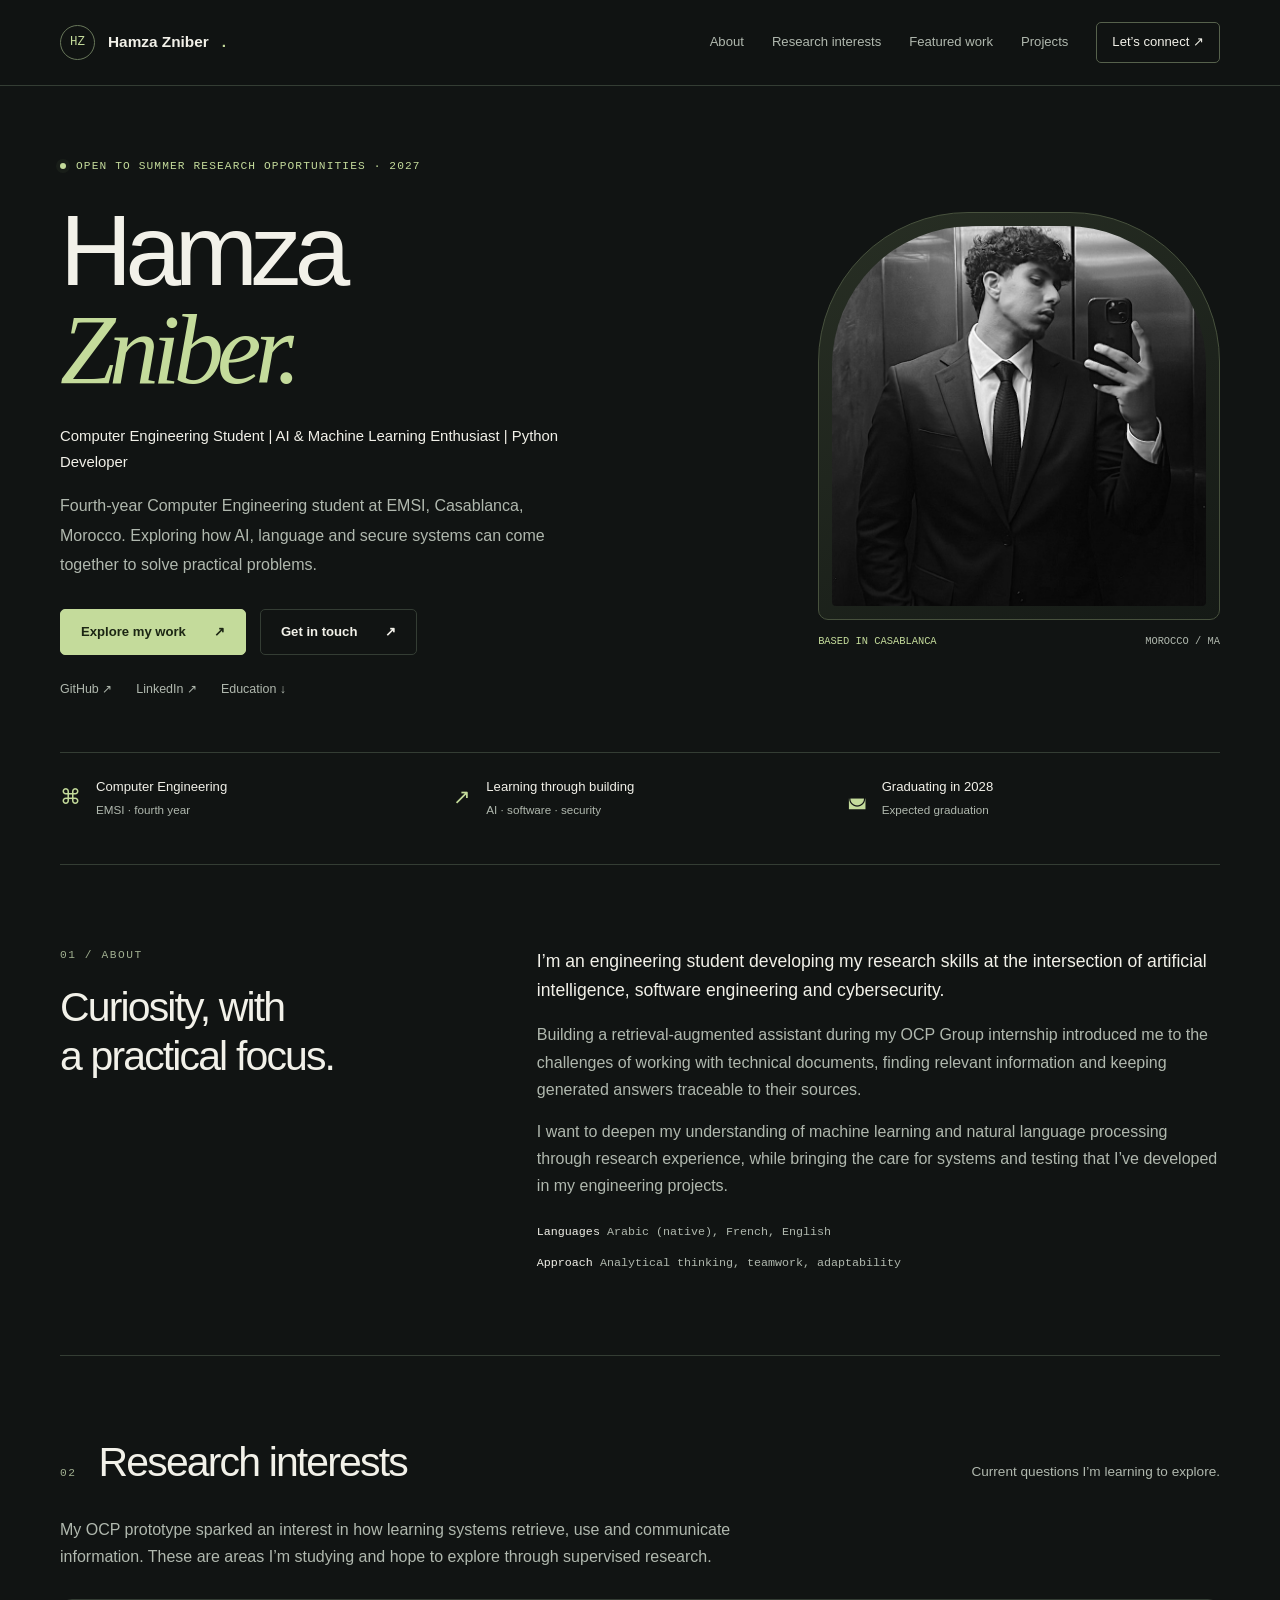
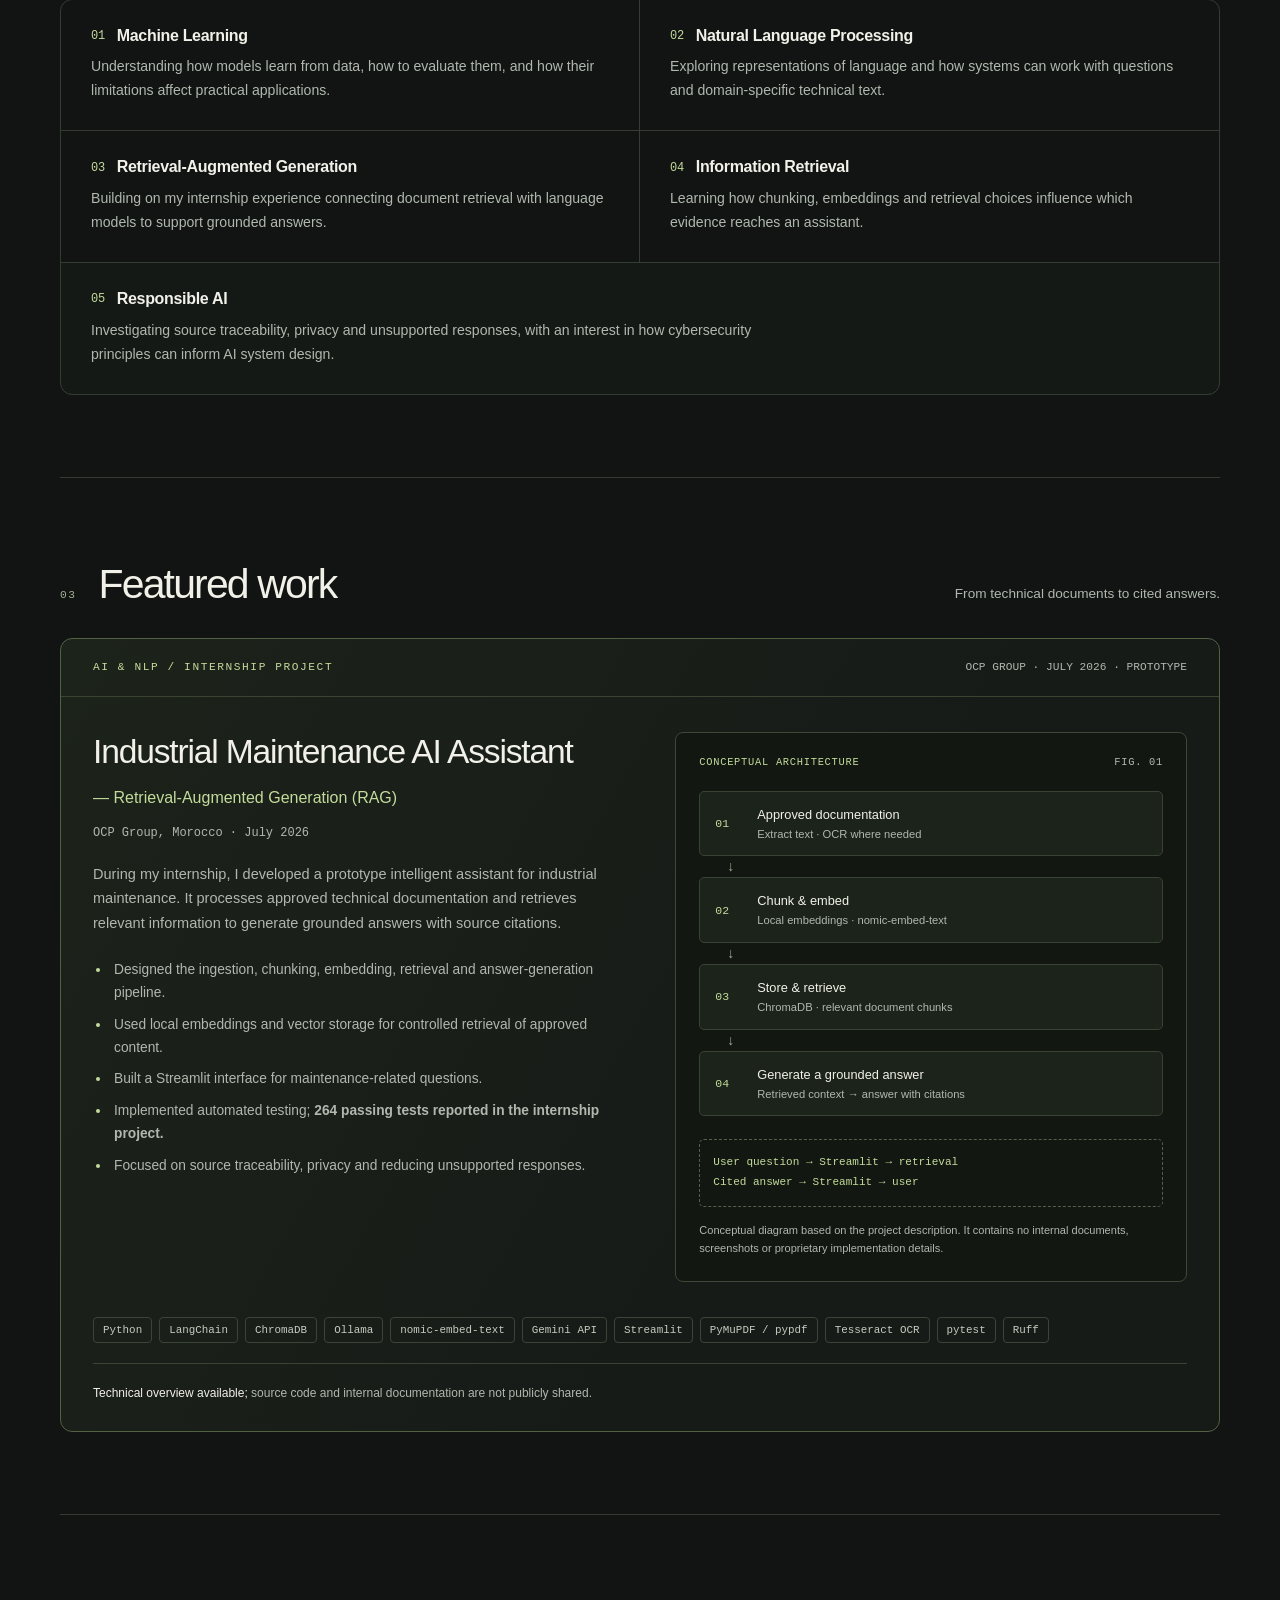
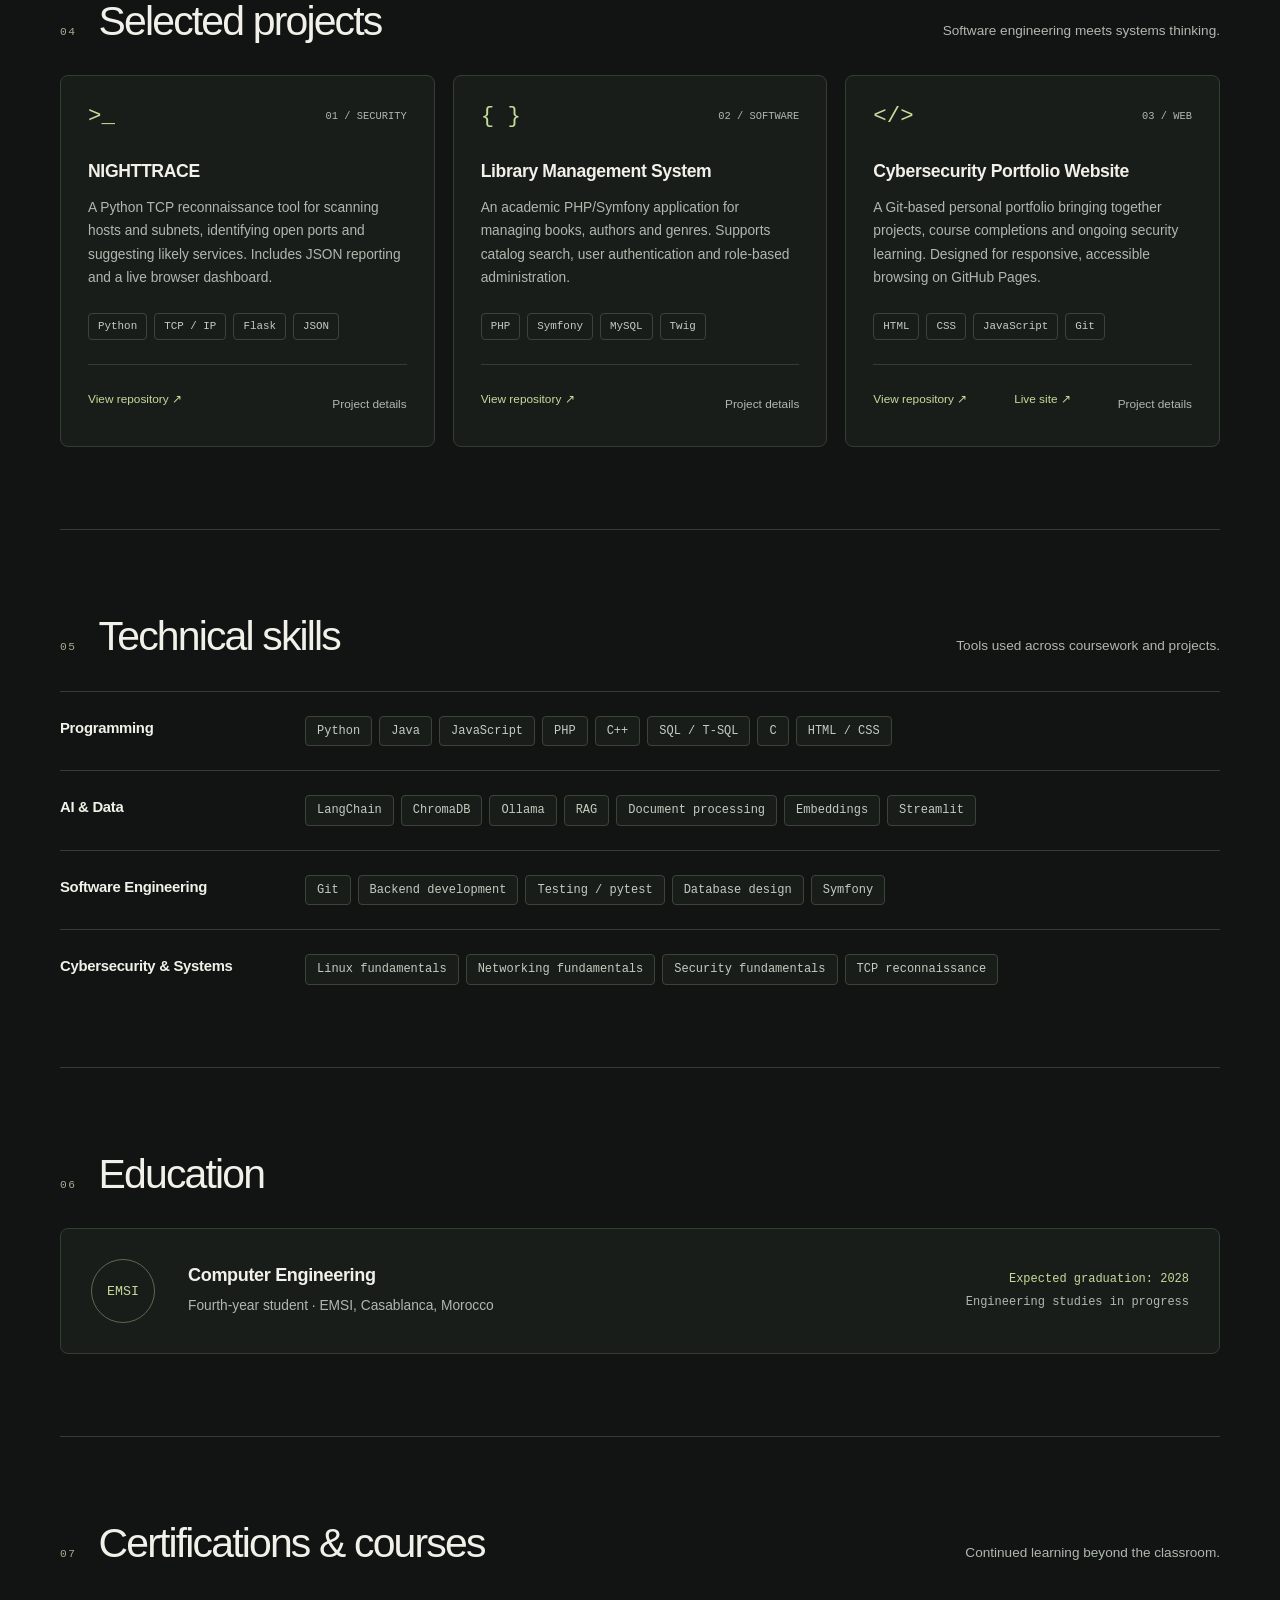
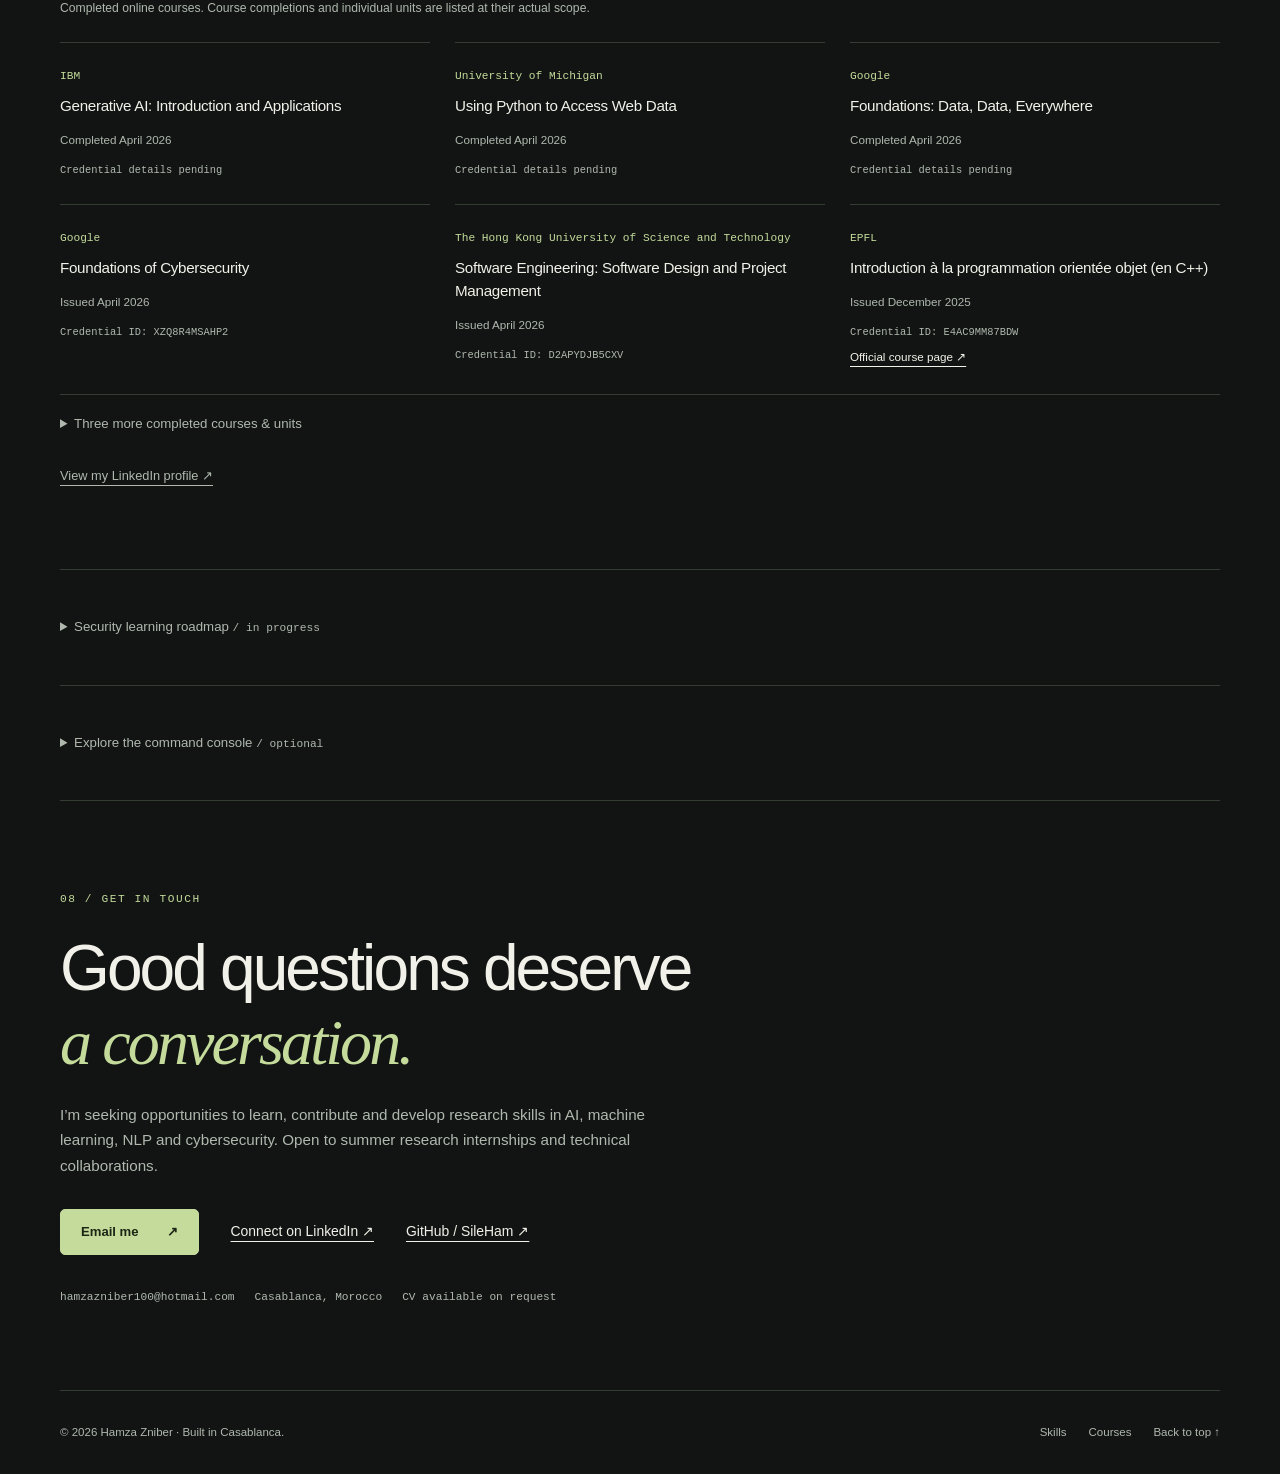
<file: index.html>
<!DOCTYPE html>
<html lang="en">
<head>
  <meta charset="UTF-8" />
  <meta name="viewport" content="width=device-width, initial-scale=1.0" />
  <meta name="color-scheme" content="dark" />
  <meta name="theme-color" content="#111413" />
  <title>Hamza Zniber | Computer Engineering, AI &amp; Cybersecurity</title>
  <meta name="description" content="Hamza Zniber, fourth-year Computer Engineering student at EMSI Casablanca. Projects and learning interests in machine learning, NLP, RAG and cybersecurity." />
  <link rel="canonical" href="https://sileham.github.io/" />
  <meta property="og:type" content="website" />
  <meta property="og:locale" content="en_US" />
  <meta property="og:title" content="Hamza Zniber | Computer Engineering, AI &amp; Cybersecurity" />
  <meta property="og:description" content="Engineering student developing research skills through AI prototypes, software engineering and cybersecurity projects." />
  <meta property="og:url" content="https://sileham.github.io/" />
  <meta property="og:image" content="https://sileham.github.io/PDP.jpg" />
  <meta property="og:image:alt" content="Portrait of Hamza Zniber" />
  <meta name="twitter:card" content="summary" />
  <meta name="twitter:title" content="Hamza Zniber | Engineering Student Portfolio" />
  <meta name="twitter:description" content="AI, machine learning, NLP, RAG and cybersecurity &mdash; projects and current learning interests." />
  <meta name="twitter:image" content="https://sileham.github.io/PDP.jpg" />
  <meta name="twitter:image:alt" content="Portrait of Hamza Zniber" />
  <link rel="icon" href="./favicon.png?v=20260404" type="image/png" sizes="256x256" />
  <link rel="stylesheet" href="./styles.css" />
  <script src="./script.js" defer></script>
  <noscript><style>.nav-links { display: flex !important; position: static !important; padding: 8px 0 !important; border: 0 !important; }.nav-inner { flex-wrap: wrap; padding-block: 12px; }</style></noscript>
</head>
<body>
  <a class="skip-link" href="#main">Skip to content</a>
  <nav class="site-nav" aria-label="Main navigation">
    <div class="nav-inner">
      <a class="brand" href="#home" aria-label="Hamza Zniber, home"><span class="brand-mark" aria-hidden="true">HZ</span> Hamza Zniber<span aria-hidden="true" style="color:var(--accent)">.</span></a>
      <button class="menu-toggle" type="button" aria-controls="navLinks" aria-expanded="false" hidden>Menu</button>
      <div class="nav-links" id="navLinks">
        <a href="#about">About</a>
        <a href="#research">Research interests</a>
        <a href="#featured">Featured work</a>
        <a href="#projects">Projects</a>
        <a href="#contact" class="nav-contact">Let&#8217;s connect <span aria-hidden="true">&#8599;</span></a>
      </div>
    </div>
  </nav>

  <main class="container" id="main" tabindex="-1">
    <section class="hero" id="home" aria-labelledby="heroTitle">
      <div class="hero-grid">
        <div class="hero-card">
          <p class="eyebrow"><span class="status-dot" aria-hidden="true"></span> Open to summer research opportunities &middot; 2027</p>
          <h1 id="heroTitle">Hamza <span>Zniber.</span></h1>
          <p class="hero-role">Computer Engineering Student | AI &amp; Machine Learning Enthusiast | Python Developer</p>
          <p class="subtitle">Fourth-year Computer Engineering student at EMSI, Casablanca, Morocco. Exploring how AI, language and secure systems can come together to solve practical problems.</p>
          <div class="hero-cta">
            <a class="btn btn-primary" href="#featured">Explore my work <span aria-hidden="true">&#8599;</span></a>
            <a class="btn btn-secondary" href="mailto:hamzazniber100@hotmail.com">Get in touch <span aria-hidden="true">&#8599;</span></a>
          </div>
          <div class="hero-links">
            <a href="https://github.com/SileHam" target="_blank" rel="noopener noreferrer">GitHub <span aria-hidden="true">&#8599;</span></a>
            <a href="https://www.linkedin.com/in/hamza-zniber/" target="_blank" rel="noopener noreferrer">LinkedIn <span aria-hidden="true">&#8599;</span></a>
            <a href="#education">Education <span aria-hidden="true">&darr;</span></a>
          </div>
        </div>
        <figure class="profile-card">
          <div class="profile-frame"><img class="profile-photo" src="./PDP.jpg" width="768" height="863" fetchpriority="high" alt="Hamza Zniber wearing a suit" /></div>
          <figcaption class="photo-caption"><span>BASED IN CASABLANCA</span><span>MOROCCO / MA</span></figcaption>
        </figure>
      </div>
      <div class="hero-strip">
        <div><span class="strip-icon" aria-hidden="true">&#8984;</span><div><strong>Computer Engineering</strong><p>EMSI &middot; fourth year</p></div></div>
        <div><span class="strip-icon" aria-hidden="true">&#8599;</span><div><strong>Learning through building</strong><p>AI &middot; software &middot; security</p></div></div>
        <div><span class="strip-icon" aria-hidden="true">&#9691;</span><div><strong>Graduating in 2028</strong><p>Expected graduation</p></div></div>
      </div>
    </section>

    <section id="about" aria-labelledby="aboutTitle">
      <div class="about-layout">
        <div class="about-title"><span class="section-index">01 / ABOUT</span><h2 id="aboutTitle">Curiosity, with<br />a practical focus.</h2></div>
        <div class="about-copy">
          <p>I&#8217;m an engineering student developing my research skills at the intersection of artificial intelligence, software engineering and cybersecurity.</p>
          <p>Building a retrieval-augmented assistant during my OCP Group internship introduced me to the challenges of working with technical documents, finding relevant information and keeping generated answers traceable to their sources.</p>
          <p>I want to deepen my understanding of machine learning and natural language processing through research experience, while bringing the care for systems and testing that I&#8217;ve developed in my engineering projects.</p>
          <div class="about-meta"><span><strong>Languages</strong> Arabic (native), French, English</span><span><strong>Approach</strong> Analytical thinking, teamwork, adaptability</span></div>
        </div>
      </div>
    </section>

    <section id="research" aria-labelledby="researchTitle">
      <div class="section-heading"><div><span class="section-index">02</span><h2 id="researchTitle">Research interests</h2></div><p>Current questions I&#8217;m learning to explore.</p></div>
      <p class="section-sub">My OCP prototype sparked an interest in how learning systems retrieve, use and communicate information. These are areas I&#8217;m studying and hope to explore through supervised research.</p>
      <div class="research-grid">
        <article class="interest"><h3><span aria-hidden="true">01</span> Machine Learning</h3><p>Understanding how models learn from data, how to evaluate them, and how their limitations affect practical applications.</p></article>
        <article class="interest"><h3><span aria-hidden="true">02</span> Natural Language Processing</h3><p>Exploring representations of language and how systems can work with questions and domain-specific technical text.</p></article>
        <article class="interest"><h3><span aria-hidden="true">03</span> Retrieval-Augmented Generation</h3><p>Building on my internship experience connecting document retrieval with language models to support grounded answers.</p></article>
        <article class="interest"><h3><span aria-hidden="true">04</span> Information Retrieval</h3><p>Learning how chunking, embeddings and retrieval choices influence which evidence reaches an assistant.</p></article>
        <article class="interest"><h3><span aria-hidden="true">05</span> Responsible AI</h3><p>Investigating source traceability, privacy and unsupported responses, with an interest in how cybersecurity principles can inform AI system design.</p></article>
      </div>
    </section>

    <section id="featured" aria-labelledby="featuredTitle">
      <div class="section-heading"><div><span class="section-index">03</span><h2 id="featuredTitle">Featured work</h2></div><p>From technical documents to cited answers.</p></div>
      <article class="featured-shell">
        <div class="featured-top"><span class="project-category">AI &amp; NLP / Internship project</span><span class="project-status">OCP GROUP &middot; JULY 2026 &middot; PROTOTYPE</span></div>
        <div class="featured-body">
          <div class="featured-copy">
            <h3>Industrial Maintenance AI Assistant <span>&mdash; Retrieval-Augmented Generation (RAG)</span></h3>
            <p class="project-meta">OCP Group, Morocco &middot; July 2026</p>
            <p>During my internship, I developed a prototype intelligent assistant for industrial maintenance. It processes approved technical documentation and retrieves relevant information to generate grounded answers with source citations.</p>
            <ul class="highlights">
              <li>Designed the ingestion, chunking, embedding, retrieval and answer-generation pipeline.</li>
              <li>Used local embeddings and vector storage for controlled retrieval of approved content.</li>
              <li>Built a Streamlit interface for maintenance-related questions.</li>
              <li>Implemented automated testing; <strong>264 passing tests reported in the internship project.</strong></li>
              <li>Focused on source traceability, privacy and reducing unsupported responses.</li>
            </ul>
          </div>
          <figure class="architecture" aria-labelledby="architectureCaption">
            <div class="diagram-heading"><span>Conceptual architecture</span><span aria-hidden="true">FIG. 01</span></div>
            <ol class="pipeline">
              <li><span class="step" aria-hidden="true">01</span><div><strong>Approved documentation</strong><small>Extract text &middot; OCR where needed</small></div></li>
              <li><span class="step" aria-hidden="true">02</span><div><strong>Chunk &amp; embed</strong><small>Local embeddings &middot; nomic-embed-text</small></div></li>
              <li><span class="step" aria-hidden="true">03</span><div><strong>Store &amp; retrieve</strong><small>ChromaDB &middot; relevant document chunks</small></div></li>
              <li><span class="step" aria-hidden="true">04</span><div><strong>Generate a grounded answer</strong><small>Retrieved context &rarr; answer with citations</small></div></li>
            </ol>
            <div class="query-flow">User question &rarr; Streamlit &rarr; retrieval<br />Cited answer &rarr; Streamlit &rarr; user</div>
            <figcaption id="architectureCaption">Conceptual diagram based on the project description. It contains no internal documents, screenshots or proprietary implementation details.</figcaption>
          </figure>
        </div>
        <div class="featured-bottom">
          <div class="chips" role="group" aria-label="Project technologies"><span class="chip">Python</span><span class="chip">LangChain</span><span class="chip">ChromaDB</span><span class="chip">Ollama</span><span class="chip">nomic-embed-text</span><span class="chip">Gemini API</span><span class="chip">Streamlit</span><span class="chip">PyMuPDF / pypdf</span><span class="chip">Tesseract OCR</span><span class="chip">pytest</span><span class="chip">Ruff</span></div>
          <p class="privacy-note"><strong>Technical overview available;</strong> source code and internal documentation are not publicly shared.</p>
        </div>
      </article>
    </section>

    <section id="projects" aria-labelledby="projectsTitle">
      <div class="section-heading"><div><span class="section-index">04</span><h2 id="projectsTitle">Selected projects</h2></div><p>Software engineering meets systems thinking.</p></div>
      <div class="project-grid">
        <article class="project-card">
          <div class="project-top"><span class="project-symbol" aria-hidden="true">&gt;_</span><span class="project-number">01 / SECURITY</span></div>
          <h3>NIGHTTRACE</h3>
          <p>A Python TCP reconnaissance tool for scanning hosts and subnets, identifying open ports and suggesting likely services. Includes JSON reporting and a live browser dashboard.</p>
          <div class="chips"><span class="chip">Python</span><span class="chip">TCP / IP</span><span class="chip">Flask</span><span class="chip">JSON</span></div>
          <div class="project-actions"><a href="https://github.com/SileHam/hamza-nighttrace" target="_blank" rel="noopener noreferrer" aria-label="NIGHTTRACE GitHub repository">View repository &#8599;</a><button type="button" data-project data-description="NIGHTTRACE uses TCP connect scans across hosts and CIDR subnets. It supports service guesses, lightweight banner grabbing, heuristic OS hints and JSON export. The optional Flask dashboard can launch scans and display their results. OS hints are heuristics rather than definitive identification." hidden>Project details <span class="sr-only">for NIGHTTRACE</span></button></div>
        </article>
        <article class="project-card">
          <div class="project-top"><span class="project-symbol" aria-hidden="true">{ }</span><span class="project-number">02 / SOFTWARE</span></div>
          <h3>Library Management System</h3>
          <p>An academic PHP/Symfony application for managing books, authors and genres. Supports catalog search, user authentication and role-based administration.</p>
          <div class="chips"><span class="chip">PHP</span><span class="chip">Symfony</span><span class="chip">MySQL</span><span class="chip">Twig</span></div>
          <div class="project-actions"><a href="https://github.com/SileHam/Bibliotheque_symfony" target="_blank" rel="noopener noreferrer" aria-label="Library Management System GitHub repository">View repository &#8599;</a><button type="button" data-project data-description="Built with Symfony 6.4 and PHP, the application organizes books, authors and genres using MySQL/MariaDB through Doctrine ORM. Readers can search titles and browse a paginated catalog. Authentication separates user and administrator roles, with administrative CRUD workflows for books, authors, genres and users." hidden>Project details <span class="sr-only">for Library Management System</span></button></div>
        </article>
        <article class="project-card">
          <div class="project-top"><span class="project-symbol" aria-hidden="true">&lt;/&gt;</span><span class="project-number">03 / WEB</span></div>
          <h3>Cybersecurity Portfolio Website</h3>
          <p>A Git-based personal portfolio bringing together projects, course completions and ongoing security learning. Designed for responsive, accessible browsing on GitHub Pages.</p>
          <div class="chips"><span class="chip">HTML</span><span class="chip">CSS</span><span class="chip">JavaScript</span><span class="chip">Git</span></div>
          <div class="project-actions"><a href="https://github.com/SileHam/sileham.github.io" target="_blank" rel="noopener noreferrer" aria-label="Portfolio website GitHub repository">View repository &#8599;</a><a href="https://sileham.github.io/" target="_blank" rel="noopener noreferrer">Live site &#8599;</a><button type="button" data-project data-description="Built and iterated on this static portfolio using semantic HTML, responsive CSS and JavaScript. The site presents technical projects, course completions and a security learning roadmap, with an optional command console and project details. It retains GitHub Pages hosting and the original legacy-page redirect." hidden>Project details <span class="sr-only">for portfolio website</span></button></div>
        </article>
      </div>
    </section>

    <section id="skills" aria-labelledby="skillsTitle">
      <div class="section-heading"><div><span class="section-index">05</span><h2 id="skillsTitle">Technical skills</h2></div><p>Tools used across coursework and projects.</p></div>
      <div class="skills-list">
        <div class="skill-row"><h3>Programming</h3><div class="chips"><span class="chip">Python</span><span class="chip">Java</span><span class="chip">JavaScript</span><span class="chip">PHP</span><span class="chip">C++</span><span class="chip">SQL / T-SQL</span><span class="chip">C</span><span class="chip">HTML / CSS</span></div></div>
        <div class="skill-row"><h3>AI &amp; Data</h3><div class="chips"><span class="chip">LangChain</span><span class="chip">ChromaDB</span><span class="chip">Ollama</span><span class="chip">RAG</span><span class="chip">Document processing</span><span class="chip">Embeddings</span><span class="chip">Streamlit</span></div></div>
        <div class="skill-row"><h3>Software Engineering</h3><div class="chips"><span class="chip">Git</span><span class="chip">Backend development</span><span class="chip">Testing / pytest</span><span class="chip">Database design</span><span class="chip">Symfony</span></div></div>
        <div class="skill-row"><h3>Cybersecurity &amp; Systems</h3><div class="chips"><span class="chip">Linux fundamentals</span><span class="chip">Networking fundamentals</span><span class="chip">Security fundamentals</span><span class="chip">TCP reconnaissance</span></div></div>
      </div>
    </section>

    <section id="education" aria-labelledby="educationTitle">
      <div class="section-heading"><div><span class="section-index">06</span><h2 id="educationTitle">Education</h2></div></div>
      <article class="education-card">
        <div class="education-monogram" aria-hidden="true">EMSI</div>
        <div><h3>Computer Engineering</h3><p>Fourth-year student &middot; EMSI, Casablanca, Morocco</p></div>
        <div class="education-date">Expected graduation: 2028<span>Engineering studies in progress</span></div>
      </article>
    </section>

    <section id="certifications" aria-labelledby="certificationsTitle">
      <div class="section-heading"><div><span class="section-index">07</span><h2 id="certificationsTitle">Certifications &amp; courses</h2></div><p>Continued learning beyond the classroom.</p></div>
      <p class="course-note">Completed online courses. Course completions and individual units are listed at their actual scope.</p>
      <div class="courses-grid">
        <article class="course"><span class="course-provider">IBM</span><h3>Generative AI: Introduction and Applications</h3><p>Completed April 2026</p><p class="credential">Credential details pending</p></article>
        <article class="course"><span class="course-provider">University of Michigan</span><h3>Using Python to Access Web Data</h3><p>Completed April 2026</p><p class="credential">Credential details pending</p></article>
        <article class="course"><span class="course-provider">Google</span><h3>Foundations: Data, Data, Everywhere</h3><p>Completed April 2026</p><p class="credential">Credential details pending</p></article>
        <article class="course"><span class="course-provider">Google</span><h3>Foundations of Cybersecurity</h3><p>Issued April 2026</p><p class="credential">Credential ID: XZQ8R4MSAHP2</p></article>
        <article class="course"><span class="course-provider">The Hong Kong University of Science and Technology</span><h3>Software Engineering: Software Design and Project Management</h3><p>Issued April 2026</p><p class="credential">Credential ID: D2APYDJB5CXV</p></article>
        <article class="course"><span class="course-provider">EPFL</span><h3>Introduction &agrave; la programmation orient&eacute;e objet (en C++)</h3><p>Issued December 2025</p><p class="credential">Credential ID: E4AC9MM87BDW</p><a href="https://www.coursera.org/learn/programmation-orientee-objet-cpp" target="_blank" rel="noopener noreferrer">Official course page &#8599;</a></article>
      </div>
      <details>
        <summary>Three more completed courses &amp; units</summary>
        <div class="courses-grid">
          <article class="course"><span class="course-provider">Pearson &middot; individual course unit</span><h3>Certified Ethical Hacker (CEH): Unit 4</h3><p>Issued April 2026</p><p class="credential">Credential ID: 6BQA9DYZBRYE</p><p>Course unit completion; not a full CEH professional certification.</p></article>
          <article class="course"><span class="course-provider">Kennesaw State University</span><h3>The Foundations of Cybersecurity</h3><p>Issued March 2026</p><p class="credential">Credential ID: BMIMCLU0WZEO</p><a href="https://www.coursera.org/learn/foundations-cybersecurity" target="_blank" rel="noopener noreferrer">Official course page &#8599;</a></article>
          <article class="course"><span class="course-provider">University of Michigan</span><h3>JavaScript, jQuery, and JSON</h3><p>Issued December 2025</p><p class="credential">Credential ID: 9CICCCM0WZZT</p><a href="https://www.coursera.org/learn/javascript-jquery-json" target="_blank" rel="noopener noreferrer">Official course page &#8599;</a></article>
        </div>
      </details>
      <p class="details-note"><a href="https://www.linkedin.com/in/hamza-zniber/" target="_blank" rel="noopener noreferrer">View my LinkedIn profile &#8599;</a></p>
    </section>

    <section id="portfolio" class="archive" aria-label="Security learning roadmap">
      <details>
        <summary>Security learning roadmap <span class="project-status">/ in progress</span></summary>
      <h2 class="section-title">Security learning roadmap</h2>

      <p class="section-sub">
        This site is being shaped as a professional cybersecurity portfolio, not only a resume. The goal
        is to show how I learn, document, and apply security concepts through projects, labs, notes, and
        technical evidence that can be reviewed by recruiters and hiring teams.
      </p>

      <div class="split">
        <div class="side-card tilt-card">
          <h3>What This Portfolio Shows</h3>
          <p class="portfolio-lead">
            A cybersecurity portfolio should demonstrate education, skills, knowledge, and genuine
            commitment to the field. It gives more depth than a one-page resume by connecting claims to
            actual work. The items below are planned evidence, not completed deliverables.
          </p>
          <ul class="portfolio-list">
            <li>Hands-on evidence of security learning instead of only stated interests.</li>
            <li>Documented projects, screenshots, and write-ups that explain how I approached problems.</li>
            <li>Clear organization so recruiters can review technical growth quickly.</li>
          </ul>
        </div>

        <div class="side-card tilt-card">
          <h3>Why I Chose a Git-Based Portfolio</h3>
          <p class="portfolio-lead">
            This portfolio uses a website and Git repositories to connect my learning to reviewable work. I chose a Git-based portfolio because it lets me publish with Markdown, connect
            directly to code repositories, and keep a visible record of iteration.
          </p>
          <div class="stat"><span>Primary format</span><strong>GitHub repository + portfolio website</strong></div>
          <div class="stat"><span>Supporting files</span><strong>Resume, screenshots, lab notes, case studies</strong></div>
          <div class="stat"><span>Alternative formats</span><strong>Docs folder, Drive, Dropbox, Google Sites</strong></div>
          <div class="stat"><span>Publishing rule</span><strong>Only non-sensitive, shareable material</strong></div>
        </div>
      </div>

      <div class="cards portfolio-cards">
        <div class="card tilt-card">
          <h3>Professional Identity</h3>
          <p>
            Build the materials that explain who I am, what I am targeting, and how my technical work
            supports that direction.
          </p>
          <div class="chips">
            <span class="chip">Professional Statement</span>
            <span class="chip">Resume</span>
            <span class="chip">Career Positioning</span>
          </div>
        </div>

        <div class="card tilt-card">
          <h3>Audit & Risk Work</h3>
          <p>
            Document assessments that show how I review environments, identify issues, and communicate
            practical security findings.
          </p>
          <div class="chips">
            <span class="chip">Security Audit</span>
            <span class="chip">Vulnerability Review</span>
            <span class="chip">Small Business Scenario</span>
          </div>
        </div>

        <div class="card tilt-card">
          <h3>System Analysis</h3>
          <p>
            Capture evidence of how I analyze network structure, security controls, and incident context
            from a defender's perspective.
          </p>
          <div class="chips">
            <span class="chip">Network Analysis</span>
            <span class="chip">Security Architecture</span>
            <span class="chip">Incident Handler Journal</span>
          </div>
        </div>

        <div class="card tilt-card">
          <h3>Technical Labs</h3>
          <p>
            Plan practical exercises to develop experience directly with operating systems, data, and
            investigation-oriented workflows.
          </p>
          <div class="chips">
            <span class="chip">Linux Permissions</span>
            <span class="chip">SQL Filtering</span>
            <span class="chip">Text File Parsing</span>
          </div>
        </div>
      </div>

      <p class="portfolio-note">
        <strong>Portfolio standard:</strong> private, copyrighted, or proprietary material stays out of
        this site. Only finalized, shareable work products, screenshots, and notes belong in the public
        version of the portfolio.
      </p>
    </details>
    </section>

    <section id="console" class="archive" aria-label="Interactive command console">
      <details>
        <summary>Explore the command console <span class="project-status">/ optional</span></summary>
        <div class="console-wrap">
          <div class="console-head">hamza@portfolio:~ / interactive index</div>
          <div class="console-output" id="consoleOutput" role="log" aria-live="polite" aria-relevant="text" aria-label="Command output">Type help to explore commands.</div>
          <div class="console-input-line"><label for="consoleInput">hamza@portfolio:~$</label><input id="consoleInput" class="console-input" type="text" autocomplete="off" spellcheck="false" maxlength="160" aria-label="Portfolio command" aria-describedby="consoleHint" /></div>
          <p class="details-note" id="consoleHint">Enter help, cv, research, projects, portfolio, contact or clear.</p>
          <noscript><p class="details-note">The command console requires JavaScript. All portfolio content is available above.</p></noscript>
        </div>
      </details>
    </section>

    <section id="contact" aria-labelledby="contactTitle">
      <div class="contact-shell">
        <span class="contact-eyebrow">08 / GET IN TOUCH</span>
        <h2 class="contact-title" id="contactTitle">Good questions deserve<br /><em>a conversation.</em></h2>
        <p class="contact-text">I&#8217;m seeking opportunities to learn, contribute and develop research skills in AI, machine learning, NLP and cybersecurity. Open to summer research internships and technical collaborations.</p>
        <div class="contact-actions">
          <a class="btn btn-primary" href="mailto:hamzazniber100@hotmail.com">Email me <span aria-hidden="true">&#8599;</span></a>
          <a href="https://www.linkedin.com/in/hamza-zniber/" target="_blank" rel="noopener noreferrer">Connect on LinkedIn &#8599;</a>
          <a href="https://github.com/SileHam" target="_blank" rel="noopener noreferrer">GitHub / SileHam &#8599;</a>
        </div>
        <div class="contact-notes"><span>hamzazniber100@hotmail.com</span><span>Casablanca, Morocco</span><span>CV available on request</span></div>
      </div>
    </section>
  </main>
  <footer class="site-footer">
    <div class="footer-inner"><span>&copy; 2026 Hamza Zniber &middot; Built in Casablanca.</span><div class="footer-links"><a href="#skills">Skills</a><a href="#certifications">Courses</a><a href="#home">Back to top &uarr;</a></div></div>
  </footer>
  <dialog class="modal" id="projectModal" aria-labelledby="modalTitle" aria-describedby="modalDesc">
    <button class="modal-close" type="button" aria-label="Close project details">&times;</button>
    <h2 id="modalTitle"></h2><p id="modalDesc"></p><div class="chips" id="modalChips"></div>
  </dialog>
</body>
</html>
</file>
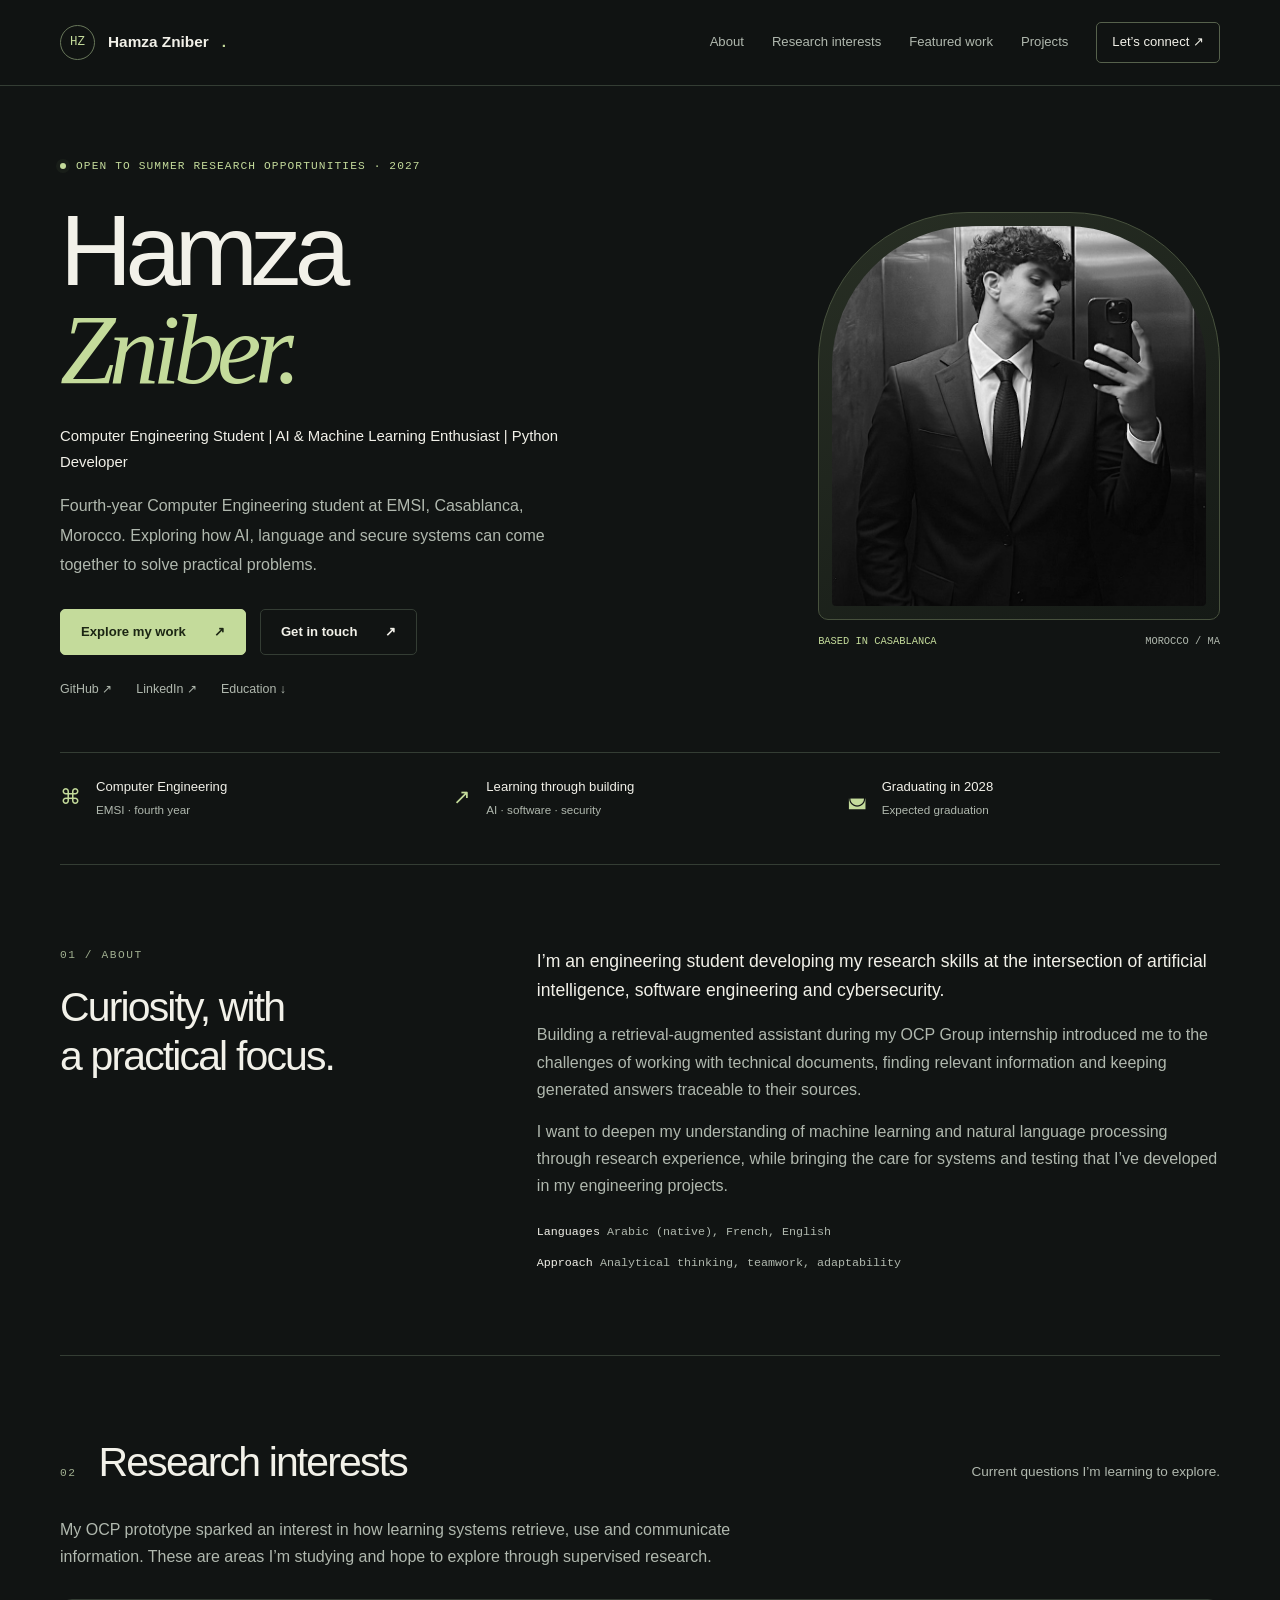
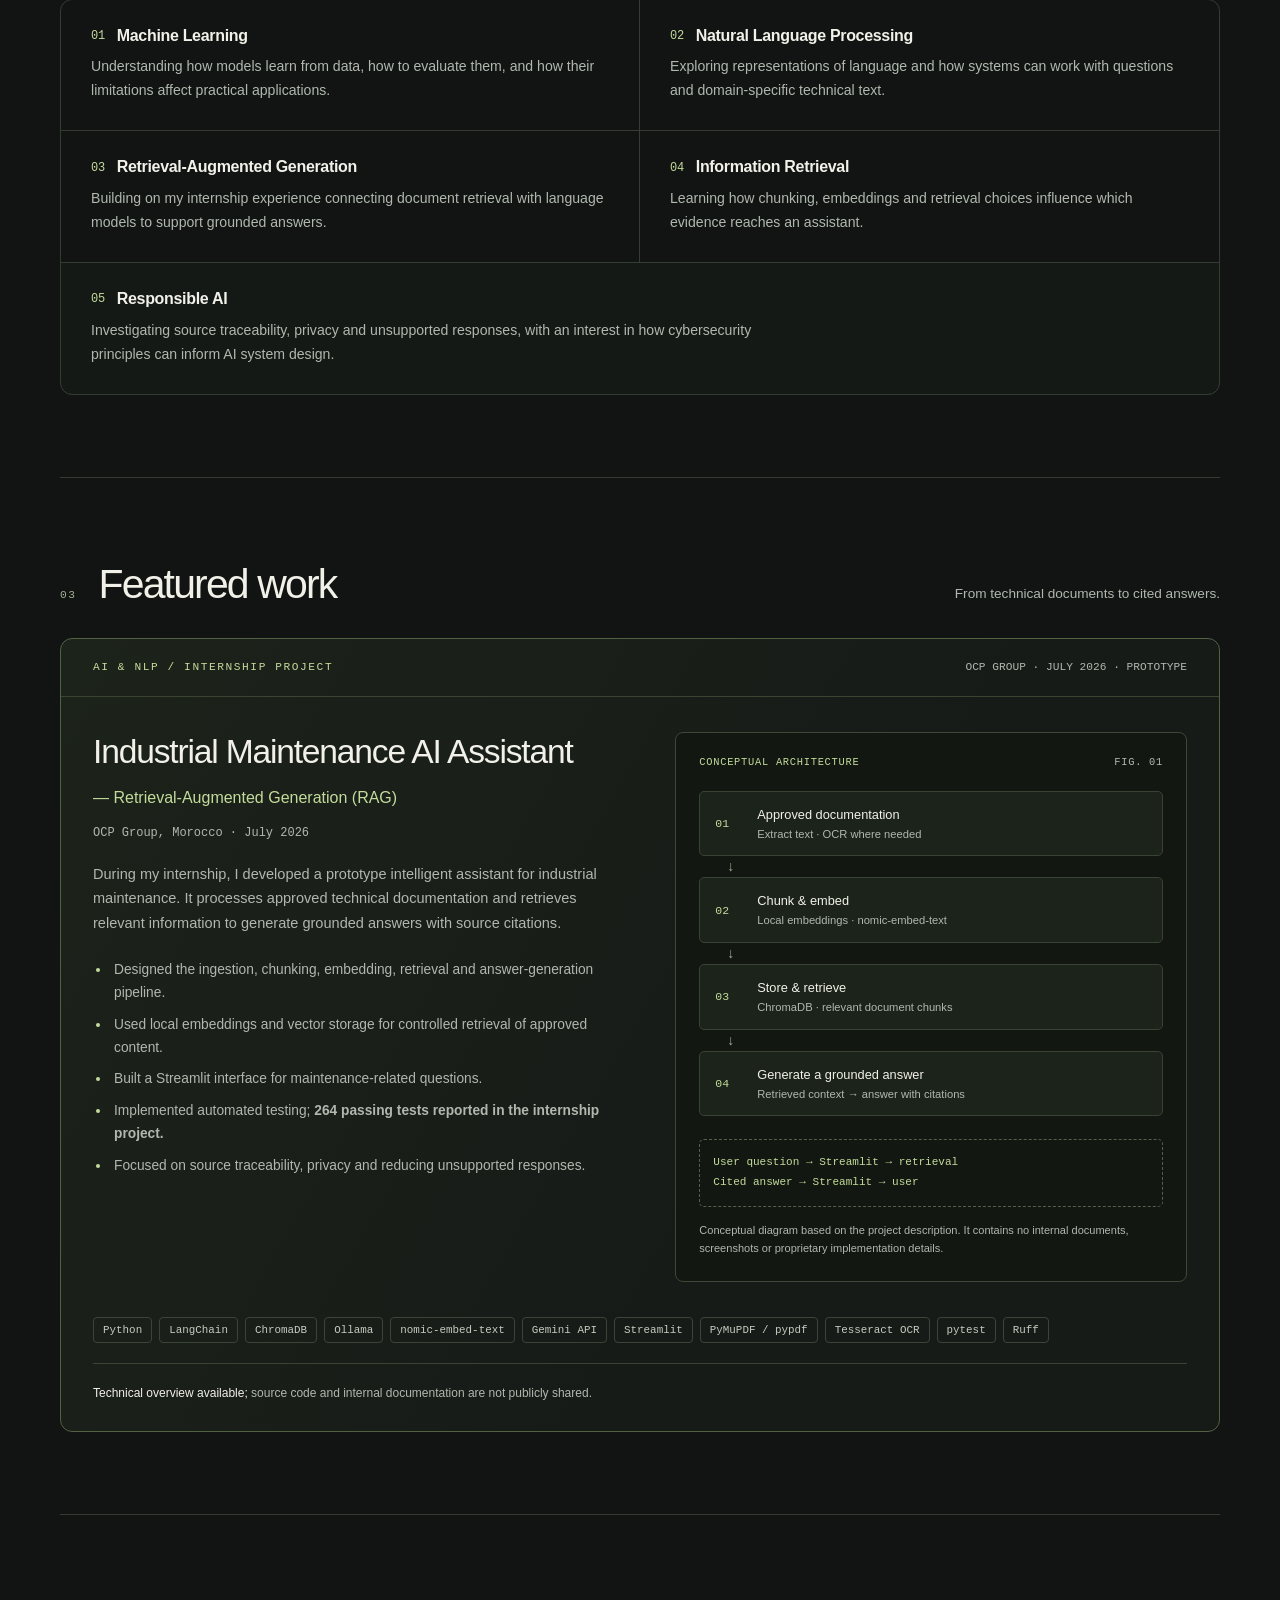
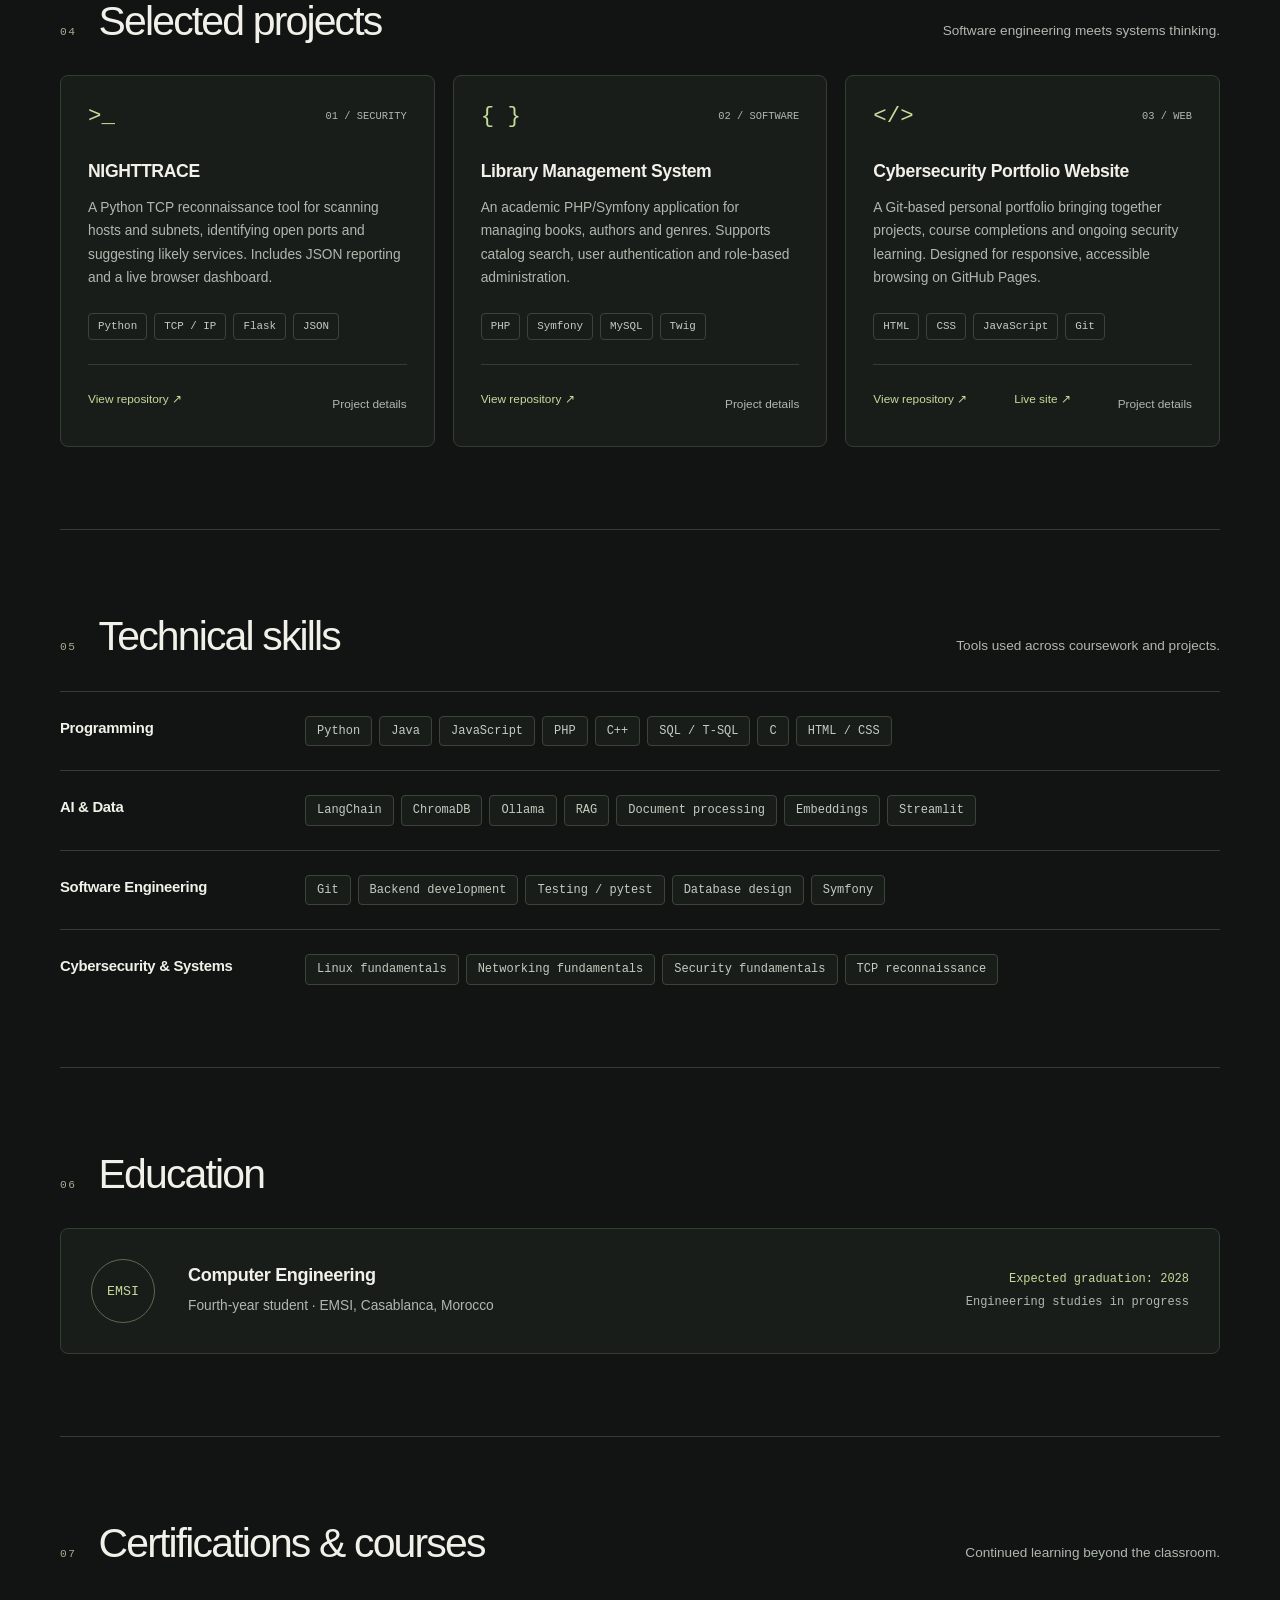
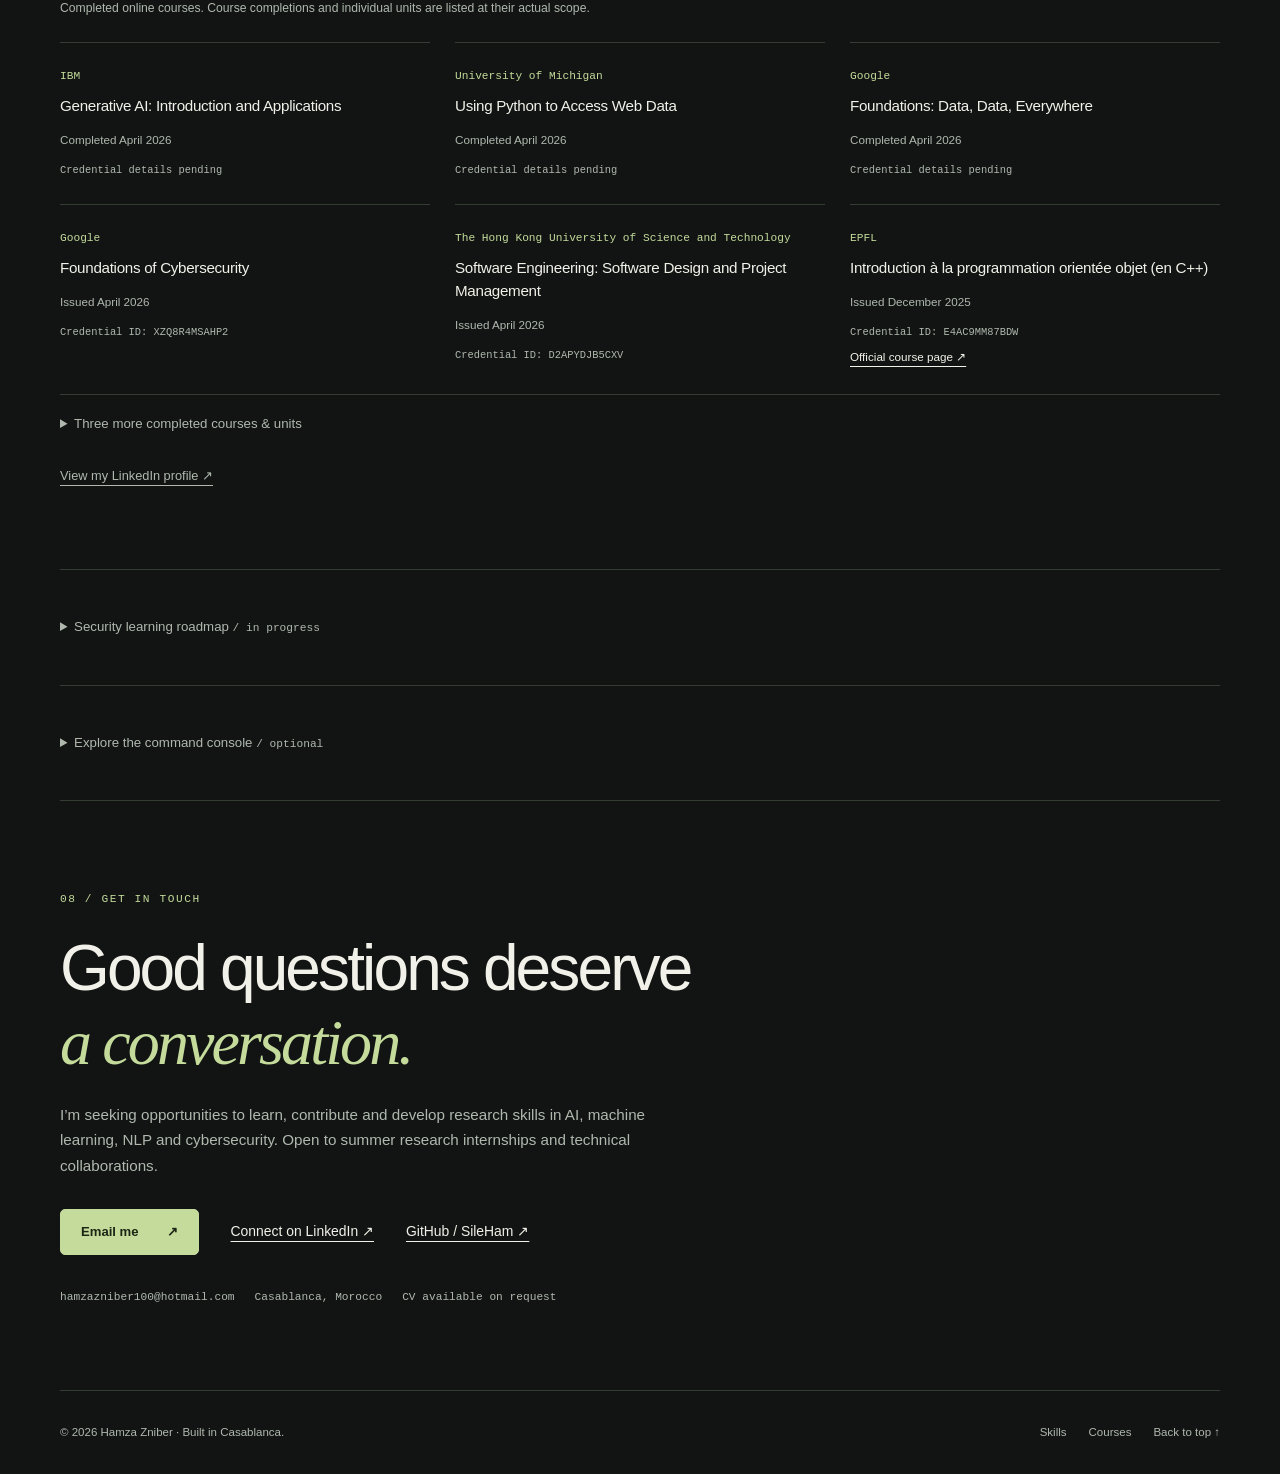
<file: hamza_portfolio.html>
<!DOCTYPE html>
<html lang="en">
<head>
  <meta charset="UTF-8" />
  <meta name="viewport" content="width=device-width, initial-scale=1.0" />
  <title>Redirecting...</title>
  <link rel="icon" href="./favicon.png?v=20260404" type="image/png" sizes="256x256" />
  <meta http-equiv="refresh" content="0; url=./index.html" />
  <link rel="canonical" href="./index.html" />
  <script>
    window.location.replace("./index.html");
  </script>
</head>
<body>
  <p>Redirecting to <a href="./index.html">index.html</a>...</p>
</body>
</html>
</file>
<file: styles.css>
/* Buildless portfolio: shared components, responsive layouts, no external fonts. */
:root {
  color-scheme: dark;
  --bg: #111413;
  --surface: #191d1a;
  --surface-raised: #202520;
  --text: #f2f1e9;
  --muted: #b0b8ae;
  --accent: #c4db9b;
  --line: #343d34;
  --radius: 12px;
  --mono: Consolas, "Liberation Mono", monospace;
}
* { box-sizing: border-box; }
html { scroll-behavior: smooth; scroll-padding-top: 100px; }
body { margin: 0; background: var(--bg); color: var(--text); font-family: "Segoe UI", Arial, sans-serif; font-size: 16px; line-height: 1.7; -webkit-font-smoothing: antialiased; }
body:has(dialog[open]) { overflow: hidden; }
a { color: inherit; text-underline-offset: 5px; }
a, button, summary { -webkit-tap-highlight-color: transparent; }
a:hover { color: var(--accent); }
button, input { font: inherit; }
button, summary { cursor: pointer; }
button { color: inherit; }
img { display: block; max-width: 100%; }
h1, h2, h3, p { margin: 0; }
h1, h2, h3 { line-height: 1.18; }
h2 { font-size: clamp(1.9rem, 3.2vw, 2.65rem); font-weight: 500; letter-spacing: -.045em; }
h3 { font-size: 1.13rem; font-weight: 600; letter-spacing: -.02em; }
p { color: var(--muted); }
::selection { background: var(--accent); color: var(--bg); }
:focus-visible { outline: 2px solid var(--accent); outline-offset: 5px; }
[hidden] { display: none !important; }
.container, .nav-inner, .footer-inner { width: min(1160px, calc(100% - 96px)); margin-inline: auto; }
.skip-link { position: fixed; top: 10px; left: 16px; z-index: 100; padding: 8px 18px; transform: translateY(-150%); background: var(--accent); color: var(--bg); }
.skip-link:focus { transform: translateY(0); }
.site-nav { position: sticky; top: 0; z-index: 20; background: #111413f5; border-bottom: 1px solid var(--line); }
.nav-inner { min-height: 85px; display: flex; align-items: center; justify-content: space-between; gap: 28px; }
.brand { display: flex; align-items: center; gap: 13px; text-decoration: none; font-size: .96rem; font-weight: 600; white-space: nowrap; }
.brand-mark { display: grid; place-items: center; width: 35px; height: 35px; border: 1px solid #68775a; border-radius: 50%; color: var(--accent); font-size: .78rem; font-family: var(--mono); font-weight: 400; }
.nav-links { display: flex; align-items: center; gap: 28px; }
.nav-links a { text-decoration: none; font-size: .82rem; color: var(--muted); padding-block: 12px; }
.nav-links a:hover, .nav-links a[aria-current] { color: var(--accent); }
.nav-links .nav-contact { border: 1px solid #56614c; color: var(--text); padding: 8px 15px; border-radius: 5px; }
.menu-toggle { display: none; background: none; border: 1px solid var(--line); border-radius: 5px; padding: 7px 14px; }
section { padding-block: 82px; border-bottom: 1px solid var(--line); }
.eyebrow, .section-index, .contact-eyebrow, .project-category { font: .7rem/1.5 var(--mono); letter-spacing: .14em; text-transform: uppercase; color: var(--accent); }
.section-heading { display: flex; align-items: baseline; justify-content: space-between; gap: 24px; margin-bottom: 30px; }
.section-heading > div { display: flex; align-items: baseline; gap: 22px; }
.section-index { color: #a0af90; }
.section-heading > p { font-size: .85rem; max-width: 300px; }
.hero { padding-top: 72px; padding-bottom: 44px; }
.hero-grid { display: grid; grid-template-columns: 1.35fr .8fr; gap: 80px; align-items: center; }
.hero .eyebrow { display: flex; align-items: center; gap: 10px; letter-spacing: .10em; }
.status-dot { width: 6px; height: 6px; border-radius: 50%; background: var(--accent); box-shadow: 0 0 0 4px #c4db9b0c; flex-shrink: 0; }
.hero h1 { margin-top: 27px; font-size: clamp(4rem, 7.8vw, 6.8rem); font-weight: 400; letter-spacing: -.065em; line-height: .99; }
.hero h1 span { display: block; font-family: Georgia, "Times New Roman", serif; font-style: italic; color: var(--accent); letter-spacing: -.065em; }
.hero-role { margin-top: 25px; max-width: 560px; color: var(--text); font-size: .93rem; }
.subtitle { margin-top: 16px; max-width: 530px; font-size: 1rem; line-height: 1.85; }
.hero-cta { display: flex; flex-wrap: wrap; gap: 14px; margin-top: 29px; }
.btn { display: inline-flex; align-items: center; justify-content: center; gap: 28px; padding: 11px 20px; min-height: 46px; font-size: .82rem; font-weight: 600; text-decoration: none; border-radius: 5px; transition: background .18s, border-color .18s; border: 1px solid var(--line); }
.btn-primary { background: var(--accent); color: #1c2614; border-color: var(--accent); }
.btn-primary:hover { background: #d8edb4; color: #1c2614; }
.btn-secondary { background: transparent; color: var(--text); }
.btn-secondary:hover { border-color: var(--accent); }
.hero-links { display: flex; flex-wrap: wrap; gap: 24px; margin-top: 24px; }
.hero-links a { font-size: .78rem; text-decoration: none; color: var(--muted); }
.hero-links a:hover { color: var(--accent); }
.profile-card { position: relative; margin: 0; }
.profile-frame { position: relative; padding: 13px; border: 1px solid #47513d; border-radius: 150px 150px 10px 10px; background: linear-gradient(150deg, #282f24, #151a16); }
.profile-photo { width: 100%; height: 380px; object-fit: cover; object-position: center 32%; border-radius: 140px 140px 4px 4px; filter: grayscale(1); }
.photo-caption { display: flex; align-items: center; justify-content: space-between; gap: 12px; margin-top: 15px; font: .65rem var(--mono); color: var(--muted); }
.photo-caption span:first-child { color: var(--accent); }
.hero-strip { display: grid; grid-template-columns: 1fr 1fr 1fr; border-top: 1px solid var(--line); margin-top: 52px; padding-top: 23px; gap: 20px; }
.hero-strip > div { display: flex; align-items: center; gap: 15px; }
.hero-strip .strip-icon { color: var(--accent); font: 1.3rem var(--mono); }
.hero-strip strong { font-size: .82rem; font-weight: 500; display: block; }
.hero-strip p { font-size: .73rem; margin-top: 1px; }
.about-layout { display: grid; grid-template-columns: 1fr 1.7fr; gap: 75px; }
.about-title .section-index { display: block; margin-bottom: 20px; }
.about-copy p + p { margin-top: 15px; }
.about-copy p:first-child { color: var(--text); font-size: 1.1rem; }
.about-meta { display: flex; flex-wrap: wrap; gap: 12px 30px; margin-top: 24px; font: .73rem/1.6 var(--mono); color: var(--muted); }
.about-meta strong { color: var(--text); font-weight: 400; }
.research-grid { display: grid; grid-template-columns: 1fr 1fr; border: 1px solid var(--line); border-radius: var(--radius); overflow: hidden; }
.interest { padding: 27px 30px; border-bottom: 1px solid var(--line); }
.interest:nth-child(odd) { border-right: 1px solid var(--line); }
.interest:last-child { grid-column: 1 / -1; border-bottom: 0; border-right: 0; background: #c4db9b05; }
.interest h3 { display: flex; align-items: center; gap: 12px; font-size: 1rem; }
.interest h3 span { font: .75rem var(--mono); color: var(--accent); }
.interest p { font-size: .88rem; margin-top: 10px; max-width: 680px; }
.section-sub { max-width: 740px; margin-bottom: 28px; }
.featured-shell { border: 1px solid #536143; border-radius: var(--radius); overflow: hidden; background: linear-gradient(120deg, #1c231a, #171b18 60%); }
.featured-top { display: flex; justify-content: space-between; gap: 20px; padding: 20px 32px; border-bottom: 1px solid #394431; }
.project-status { font: .7rem/1.5 var(--mono); color: var(--muted); }
.featured-body { padding: 35px 32px; display: grid; grid-template-columns: 1.05fr 1fr; gap: 45px; align-items: start; }
.featured-copy h3 { font-size: clamp(1.6rem, 2.7vw, 2.1rem); font-weight: 500; letter-spacing: -.035em; line-height: 1.22; }
.featured-copy h3 span { display: block; font-size: 1rem; line-height: 1.6; margin-top: 12px; color: var(--accent); letter-spacing: 0; }
.project-meta { margin-top: 14px; font: .75rem/1.6 var(--mono); color: var(--muted); }
.featured-copy > p:not(.project-meta) { margin-top: 18px; font-size: .91rem; }
.highlights { margin: 22px 0 0; padding-left: 18px; color: var(--muted); font-size: .86rem; }
.highlights li { margin-top: 8px; padding-left: 3px; }
.highlights li::marker { color: var(--accent); }
.architecture { margin: 0; padding: 23px; border: 1px solid #3d4936; border-radius: 8px; background: #121711; }
.diagram-heading { display: flex; justify-content: space-between; gap: 12px; font: .65rem var(--mono); color: var(--muted); text-transform: uppercase; letter-spacing: .07em; }
.diagram-heading span:first-child { color: var(--accent); }
.pipeline { list-style: none; margin: 23px 0; padding: 0; }
.pipeline li { position: relative; display: grid; grid-template-columns: 30px 1fr; gap: 12px; align-items: center; padding: 12px 15px; border: 1px solid #394333; border-radius: 5px; background: #1c231a; }
.pipeline li + li { margin-top: 21px; }
.pipeline li + li::before { content: "↓"; position: absolute; top: -23px; left: 27px; font-size: 14px; color: #a0af90; }
.pipeline .step { font: .72rem var(--mono); color: var(--accent); }
.pipeline strong { display: block; font-size: .8rem; font-weight: 500; }
.pipeline small { display: block; color: var(--muted); font-size: .7rem; line-height: 1.6; }
.query-flow { padding: 13px; border: 1px dashed #546147; border-radius: 5px; font: .69rem/1.8 var(--mono); color: var(--accent); }
.architecture figcaption { margin-top: 15px; color: var(--muted); font-size: .69rem; line-height: 1.6; }
.featured-bottom { padding: 0 32px 27px; }
.chips { display: flex; gap: 7px; flex-wrap: wrap; }
.chip { display: inline-block; padding: 4px 9px; border: 1px solid #3b4537; border-radius: 4px; color: #c5ccbf; font: .68rem/1.55 var(--mono); }
.featured-bottom .chips { margin-bottom: 20px; }
.privacy-note { color: var(--muted); font-size: .75rem; padding-top: 19px; border-top: 1px solid #394431; }
.privacy-note strong { color: var(--text); font-weight: 500; }
.project-grid { display: grid; grid-template-columns: repeat(3, 1fr); gap: 18px; }
.project-card { display: flex; flex-direction: column; padding: 27px; border: 1px solid var(--line); border-radius: 8px; background: var(--surface); transition: border-color .18s, background .18s; }
.project-card:hover { background: #1d231d; border-color: #6f815c; }
.project-top { display: flex; justify-content: space-between; align-items: center; margin-bottom: 32px; }
.project-symbol { color: var(--accent); font: 1.4rem var(--mono); }
.project-number { color: var(--muted); font: .65rem var(--mono); }
.project-card h3 { font-size: 1.1rem; }
.project-card > p { font-size: .86rem; margin-top: 14px; margin-bottom: 24px; }
.project-card .chips { margin-top: auto; }
.project-actions { display: flex; gap: 14px; justify-content: space-between; flex-wrap: wrap; padding-top: 24px; margin-top: 24px; border-top: 1px solid var(--line); }
.project-actions a, .project-actions button { border: none; padding: 0; background: none; font-size: .74rem; text-decoration: none; color: var(--accent); min-height: 30px; }
.project-actions button { color: var(--muted); }
.project-actions a:hover, .project-actions button:hover { text-decoration: underline; }
.skills-list { border-top: 1px solid var(--line); }
.skill-row { display: grid; grid-template-columns: 220px 1fr; padding-block: 24px; border-bottom: 1px solid var(--line); gap: 25px; }
.skill-row:last-child { border-bottom: 0; padding-bottom: 0; }
.skill-row h3 { font-size: .93rem; padding-top: 4px; }
.skill-row .chips { align-items: center; }
.skill-row .chip { background: var(--surface); font-size: .75rem; padding: 5px 11px; }
.education-card { display: grid; grid-template-columns: 70px 1fr auto; gap: 27px; align-items: center; border: 1px solid var(--line); border-radius: 8px; padding: 30px; background: var(--surface); }
.education-monogram { display: grid; place-items: center; width: 64px; height: 64px; border: 1px solid #5c6a4d; color: var(--accent); font: .83rem var(--mono); border-radius: 50%; }
.education-card h3 { font-size: 1.13rem; }
.education-card p { font-size: .86rem; margin-top: 8px; }
.education-date { text-align: right; font: .75rem/1.9 var(--mono); color: var(--accent); }
.education-date span { color: var(--muted); display: block; }
.courses-grid { display: grid; grid-template-columns: repeat(3, 1fr); gap: 0 25px; }
.course { padding: 25px 0; border-top: 1px solid var(--line); }
.course-provider { display: block; margin-bottom: 10px; font: .7rem/1.5 var(--mono); color: var(--accent); }
.course h3 { font-size: .95rem; line-height: 1.5; font-weight: 500; }
.course p { font-size: .73rem; margin-top: 12px; }
.credential { font-family: var(--mono); font-size: .65rem !important; overflow-wrap: anywhere; }
.course a { font-size: .73rem; }
.course-note { font-size: .76rem; margin-bottom: 24px; }
details { border-top: 1px solid var(--line); }
summary { padding: 18px 0; color: var(--muted); font-size: .83rem; }
summary:hover { color: var(--accent); }
details > :not(summary) { margin-bottom: 22px; }
.details-note { margin-top: 12px; font-size: .8rem; }
.archive { padding-block: 28px; }
.archive > details { border: 0; }
.archive .section-sub { font-size: .86rem; }
.split, .cards { display: grid; grid-template-columns: 1fr 1fr; gap: 24px; margin-top: 20px; }
.card, .side-card { padding: 22px; background: var(--surface); border: 1px solid var(--line); border-radius: 8px; }
.card p, .side-card p, .portfolio-list, .stat { font-size: .83rem; margin-top: 14px; color: var(--muted); }
.portfolio-list { padding-left: 18px; }
.stat { display: flex; flex-direction: column; }
.stat strong { font-weight: 400; color: var(--text); }
.portfolio-cards { margin-bottom: 22px; }
.portfolio-note { font-size: .78rem; }
.console-wrap { background: #0c100d; border: 1px solid var(--line); border-radius: 8px; padding: 22px; }
.console-head { font: .7rem var(--mono); color: var(--accent); padding-bottom: 12px; border-bottom: 1px solid var(--line); }
.console-output { font: .8rem/1.8 var(--mono); white-space: pre-wrap; overflow-wrap: anywhere; overflow-y: auto; max-height: 260px; margin-block: 18px; color: var(--muted); }
.console-input-line { display: flex; gap: 12px; align-items: center; font: .78rem var(--mono); color: var(--accent); }
.console-input { flex: 1; min-width: 0; background: transparent; border: 0; border-bottom: 1px solid #46523b; color: var(--text); padding: 9px 3px; border-radius: 0; font: inherit; }
.contact-shell { position: relative; }
.contact-title { font-size: clamp(2.3rem, 5vw, 4.2rem); font-weight: 400; max-width: 850px; letter-spacing: -.045em; line-height: 1.15; margin-top: 22px; }
.contact-title em { font-family: Georgia, serif; font-weight: 400; color: var(--accent); }
.contact-text { max-width: 620px; margin-top: 22px; font-size: .95rem; }
.contact-actions { display: flex; flex-wrap: wrap; gap: 14px 32px; margin-top: 30px; align-items: center; }
.contact-actions > a:not(.btn) { font-size: .87rem; }
.contact-notes { display: flex; flex-wrap: wrap; gap: 20px; margin-top: 32px; color: var(--muted); font: .7rem/1.8 var(--mono); }
.site-footer { padding: 32px 0; }
.footer-inner { display: flex; align-items: center; justify-content: space-between; gap: 20px; font-size: .72rem; color: var(--muted); }
.footer-links { display: flex; gap: 22px; }
.footer-links a { text-decoration: none; }
.modal { width: min(570px, calc(100% - 36px)); max-height: 85vh; padding: 35px; border: 1px solid #59694a; border-radius: var(--radius); background: var(--surface); color: var(--text); }
.modal::backdrop { background: #060a08d9; }
.modal h2 { font-size: 1.6rem; padding-right: 30px; }
.modal p { font-size: .93rem; margin-top: 22px; }
.modal .chips { margin-top: 25px; }
.modal-close { position: absolute; right: 13px; top: 13px; width: 36px; height: 36px; background: transparent; border: 1px solid var(--line); border-radius: 5px; font-size: 1.5rem; line-height: 1; }
.sr-only { position: absolute; width: 1px; height: 1px; padding: 0; margin: -1px; overflow: hidden; clip-path: inset(50%); white-space: nowrap; border: 0; }
@media (min-width: 801px) and (prefers-reduced-motion: no-preference) {
  .hero-card { animation: enter .6s ease both; }
  .profile-card { animation: enter .7s .08s ease both; }
  @keyframes enter { from { transform: translateY(6px); } to { transform: translateY(0); } }
}
@media (max-width: 1050px) {
  .container, .nav-inner, .footer-inner { width: calc(100% - 64px); }
  .nav-links { gap: 18px; }
  .hero-grid { gap: 40px; grid-template-columns: 1.3fr .85fr; }
  .profile-photo { height: 345px; }
  .hero h1 { font-size: 6rem; }
  .featured-body { gap: 26px; }
  .project-card { padding: 21px; }
  .about-layout { gap: 45px; }
}
@media (max-width: 800px) {
  .nav-inner { min-height: 72px; }
  .menu-toggle { display: inline-block; }
  .nav-links { position: absolute; top: 72px; left: 0; right: 0; padding: 18px 32px 24px; flex-wrap: wrap; justify-content: center; gap: 8px 24px; background: var(--bg); border-bottom: 1px solid var(--line); }
  .site-nav:not(.menu-open) .nav-links { display: none; }
  .hero { padding-top: 48px; }
  .hero-grid { grid-template-columns: 1.25fr .8fr; gap: 30px; }
  .hero h1 { font-size: clamp(3.6rem, 10vw, 5.5rem); }
  .hero .eyebrow { font-size: .61rem; }
  .profile-photo { height: 300px; }
  .photo-caption { flex-direction: column; align-items: flex-start; gap: 6px; }
  .hero-role { font-size: .8rem; }
  .subtitle { font-size: .9rem; }
  .hero-strip { gap: 20px; }
  .hero-strip > div { gap: 10px; }
  .hero-strip .strip-icon { display: none; }
  section { padding-block: 60px; }
  .featured-body { grid-template-columns: 1fr; }
  .architecture { max-width: none; }
  .pipeline { display: grid; grid-template-columns: 1fr 1fr; gap: 20px; }
  .pipeline li + li { margin-top: 0; }
  .pipeline li + li::before { content: none; }
  .project-grid { grid-template-columns: 1fr; }
  .project-top { margin-bottom: 20px; }
  .project-card > p { max-width: 650px; }
  .courses-grid { grid-template-columns: 1fr 1fr; }
  .education-card { grid-template-columns: 64px 1fr; }
  .education-date { grid-column: 2; text-align: left; }
  .education-date span { display: inline; margin-left: 15px; }
  .about-layout { grid-template-columns: 1fr; gap: 28px; }
  .about-title .section-index { display: inline; margin-right: 20px; }
  .about-title h2 { display: inline; }
  .skill-row { grid-template-columns: 180px 1fr; }
}
@media (max-width: 560px) {
  html { scroll-padding-top: 88px; }
  .container, .nav-inner, .footer-inner { width: calc(100% - 40px); }
  .hero { padding-top: 38px; padding-bottom: 29px; }
  .hero-grid { grid-template-columns: 1fr; gap: 36px; }
  .hero h1 { font-size: clamp(4.5rem, 20vw, 6.1rem); }
  .hero .eyebrow { font-size: .63rem; }
  .hero-role { font-size: .88rem; }
  .subtitle { font-size: .95rem; }
  .profile-card { width: min(100%, 330px); justify-self: center; }
  .profile-photo { height: 310px; }
  .photo-caption { flex-direction: row; }
  .hero-strip { grid-template-columns: 1fr; gap: 15px; margin-top: 35px; padding-top: 24px; }
  .hero-strip .strip-icon { display: block; width: 25px; }
  .hero-strip strong, .hero-strip p { display: inline; }
  .hero-strip p { margin-left: 9px; }
  section { padding-block: 45px; }
  .section-heading { align-items: flex-start; flex-direction: column; gap: 15px; margin-bottom: 25px; }
  .section-heading > div { gap: 15px; }
  .research-grid, .split, .cards { grid-template-columns: 1fr; }
  .interest { padding: 24px; }
  .interest:nth-child(odd) { border-right: 0; }
  .featured-top { padding: 18px 22px; flex-direction: column; gap: 7px; }
  .featured-body { padding: 25px 22px; }
  .featured-bottom { padding: 0 22px 22px; }
  .architecture { padding: 18px; }
  .pipeline { display: block; }
  .pipeline li + li { margin-top: 21px; }
  .pipeline li + li::before { content: "↓"; }
  .skill-row { grid-template-columns: 1fr; gap: 16px; }
  .education-card { padding: 24px; gap: 20px; grid-template-columns: 1fr; }
  .education-date { grid-column: auto; }
  .education-date span { display: block; margin: 0; }
  .courses-grid { grid-template-columns: 1fr; }
  .console-wrap { padding: 16px; }
  .console-input-line { flex-wrap: wrap; }
  .console-input { flex-basis: 100%; }
  .contact-actions { align-items: flex-start; flex-direction: column; }
  .contact-actions .btn { width: 100%; }
  .contact-actions > a { max-width: 100%; overflow-wrap: anywhere; }
  .footer-inner { flex-direction: column; align-items: flex-start; }
  .modal { padding: 28px 22px; }
}
@media (prefers-reduced-motion: reduce) {
  html { scroll-behavior: auto; }
  *, *::before, *::after { animation: none !important; transition: none !important; }
}
@media print {
  :root { --bg: white; --surface: white; --text: #111; --muted: #333; --accent: #304c20; --line: #aaa; }
  body { font-size: 11pt; }
  .site-nav, .skip-link, .hero-cta, .hero-links, .project-actions, #console, .site-footer, dialog { display: none; }
  .container { width: 100%; }
  section { padding-block: 22px; }
  .hero h1 { font-size: 48pt; }
  .hero-grid { grid-template-columns: 1fr; }
  .profile-card { display: none; }
  .featured-shell { background: white; }
  .architecture { background: white; }
  .pipeline li { background: white; }
  .project-card, .course, .education-card { break-inside: avoid; }
}
</file>
